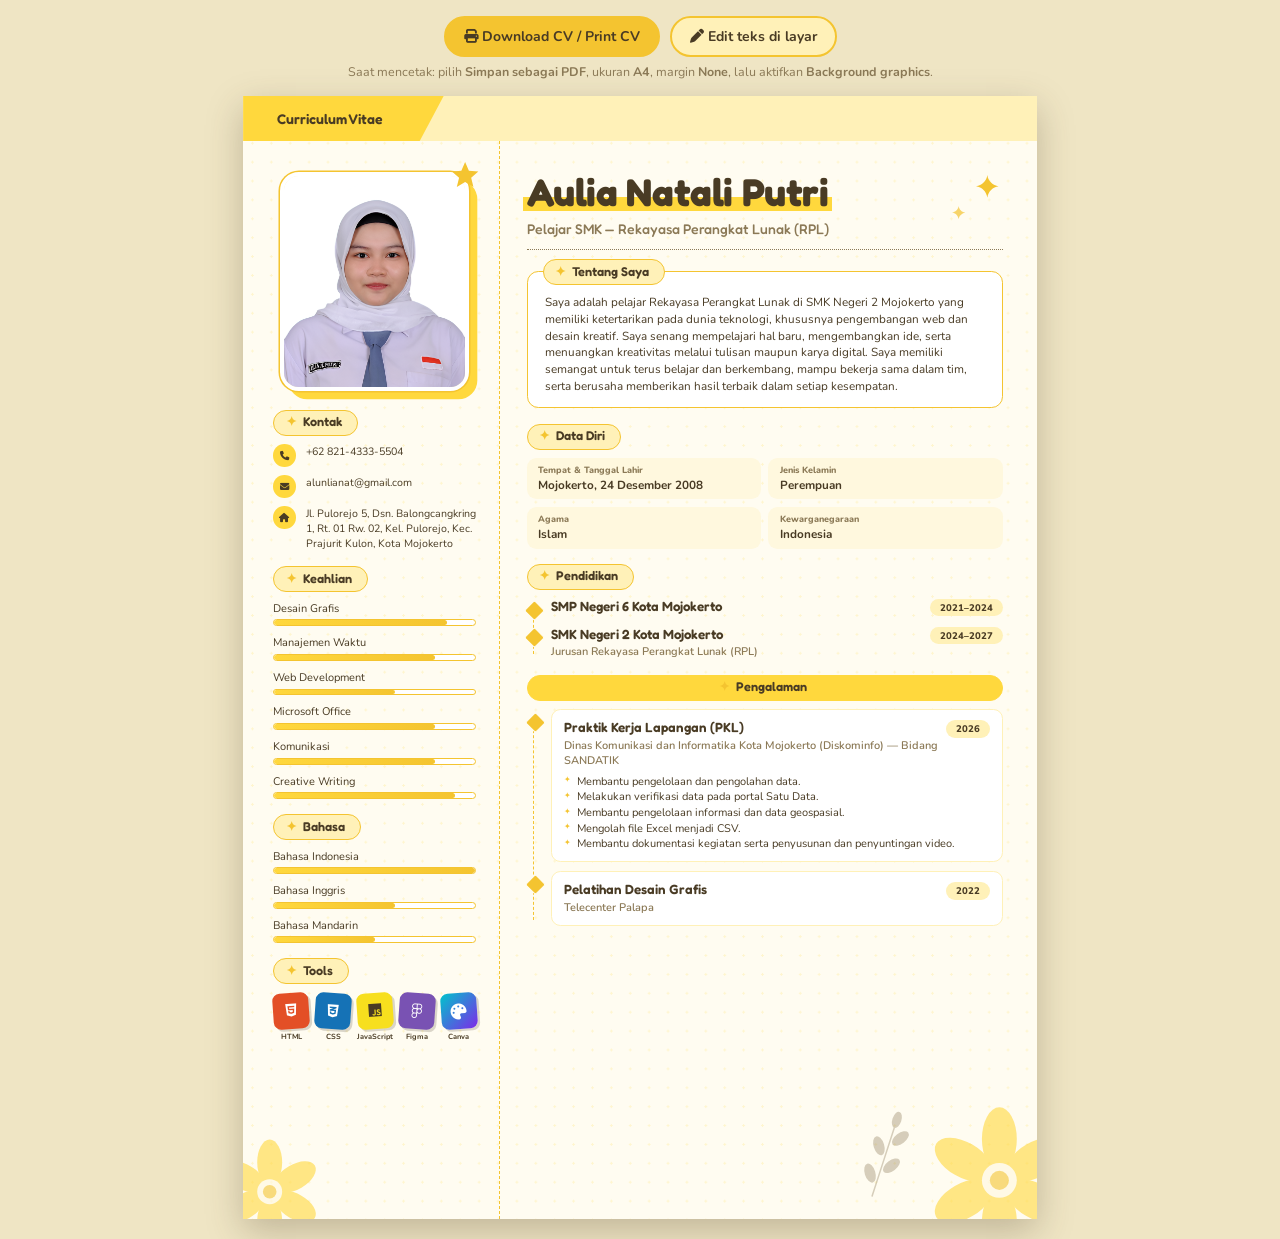
<file: cv.html>
<!DOCTYPE html>
<html lang="id">
<head>
  <meta charset="UTF-8">
  <meta name="viewport" content="width=device-width, initial-scale=1">
  <title>CV Aulia Natali Putri</title>

  <link rel="preconnect" href="https://fonts.googleapis.com">
  <link rel="preconnect" href="https://fonts.gstatic.com" crossorigin>
  <link href="https://fonts.googleapis.com/css2?family=Fredoka:wght@400;500;600;700&family=Nunito:wght@400;600;700;800&display=swap" rel="stylesheet">
  <link rel="stylesheet" href="https://cdnjs.cloudflare.com/ajax/libs/font-awesome/6.5.1/css/all.min.css">
  <link rel="stylesheet" href="cv.css">
</head>
<body>

  <svg width="0" height="0" style="position:absolute" aria-hidden="true">
    <symbol id="star" viewBox="0 0 24 24"><path fill="currentColor" d="M12 1.5l3 7 7.5.6-5.7 4.9 1.8 7.4L12 17.5 5.4 21.4l1.8-7.4L1.5 9.1 9 8.5z"/></symbol>
    <symbol id="sparkle" viewBox="0 0 24 24"><path fill="currentColor" d="M12 0c.8 6.2 5.8 11.2 12 12-6.2.8-11.2 5.8-12 12-.8-6.2-5.8-11.2-12-12C6.2 11.2 11.2 6.2 12 0z"/></symbol>
    <symbol id="flower" viewBox="0 0 100 100">
      <g fill="currentColor">
        <ellipse cx="50" cy="24" rx="11" ry="20"/>
        <ellipse cx="50" cy="24" rx="11" ry="20" transform="rotate(60 50 50)"/>
        <ellipse cx="50" cy="24" rx="11" ry="20" transform="rotate(120 50 50)"/>
        <ellipse cx="50" cy="24" rx="11" ry="20" transform="rotate(180 50 50)"/>
        <ellipse cx="50" cy="24" rx="11" ry="20" transform="rotate(240 50 50)"/>
        <ellipse cx="50" cy="24" rx="11" ry="20" transform="rotate(300 50 50)"/>
      </g>
      <circle cx="50" cy="50" r="11" fill="#FFF8DE"/><circle cx="50" cy="50" r="6" fill="#F4C430"/>
    </symbol>
    <symbol id="sprig" viewBox="0 0 60 120">
      <path d="M30 118C30 80 30 40 30 6" fill="none" stroke="currentColor" stroke-width="2" stroke-linecap="round"/>
      <g fill="currentColor">
        <ellipse cx="18" cy="90" rx="7" ry="13" transform="rotate(-35 18 90)"/>
        <ellipse cx="42" cy="72" rx="7" ry="13" transform="rotate(35 42 72)"/>
        <ellipse cx="18" cy="52" rx="7" ry="13" transform="rotate(-35 18 52)"/>
        <ellipse cx="42" cy="34" rx="7" ry="13" transform="rotate(35 42 34)"/>
        <ellipse cx="30" cy="12" rx="6" ry="11"/>
      </g>
    </symbol>
  </svg>

  <div class="toolbar no-print">
    <button id="btnPrint" type="button" class="btn primary"><i class="fa-solid fa-print"></i> Download CV / Print CV</button>
    <button id="btnEdit" type="button" class="btn" aria-pressed="false"><i class="fa-solid fa-pen"></i> Edit teks di layar</button>
  </div>
  <p class="hint no-print">Saat mencetak: pilih <b>Simpan sebagai PDF</b>, ukuran <b>A4</b>, margin <b>None</b>, lalu aktifkan <b>Background graphics</b>.</p>

  <div class="stage" id="stage">
    <main class="sheet" id="sheet">

      <svg class="deco d-flower-br" aria-hidden="true"><use href="#flower"/></svg>
      <svg class="deco d-flower-bl" aria-hidden="true"><use href="#flower"/></svg>
      <svg class="deco d-sprig" aria-hidden="true"><use href="#sprig"/></svg>
      <svg class="deco d-sparkle s1" aria-hidden="true"><use href="#sparkle"/></svg>
      <svg class="deco d-sparkle s2" aria-hidden="true"><use href="#sparkle"/></svg>

      <div class="tab-bar"><span>Curriculum Vitae</span></div>

      <div class="layout">

        <aside class="col-left">

          <figure class="photo" id="photoFrame">
            <img id="profilePhoto" src="profileku.png" alt="Foto profil Aulia Natali Putri">
            <span class="photo-fallback" aria-hidden="true">ANP</span>
            <svg class="photo-star" aria-hidden="true"><use href="#star"/></svg>
          </figure>

          <section class="block">
            <h2 class="pill">Kontak</h2>
            <ul class="contact">
              <li><span class="ico"><i class="fa-solid fa-phone"></i></span><span>+62 821-4333-5504</span></li>
              <li><span class="ico"><i class="fa-solid fa-envelope"></i></span><span>alunlianat@gmail.com</span></li>
              <li><span class="ico"><i class="fa-solid fa-house"></i></span><span>Jl. Pulorejo 5, Dsn. Balongcangkring 1, Rt. 01 Rw. 02, Kel. Pulorejo, Kec. Prajurit Kulon, Kota Mojokerto</span></li>
            </ul>
          </section>

          <section class="block">
            <h2 class="pill">Keahlian</h2>
            <ul class="meters">
              <li><span>Desain Grafis</span><i class="meter" style="--lv:4.3"></i></li>
              <li><span>Manajemen Waktu</span><i class="meter" style="--lv:4"></i></li>
              <li><span>Web Development</span><i class="meter" style="--lv:3"></i></li>
              <li><span>Microsoft Office</span><i class="meter" style="--lv:4"></i></li>
              <li><span>Komunikasi</span><i class="meter" style="--lv:4"></i></li>
              <li><span>Creative Writing</span><i class="meter" style="--lv:4.5"></i></li>
            </ul>
          </section>

          <section class="block">
            <h2 class="pill">Bahasa</h2>
            <ul class="meters">
              <li><span>Bahasa Indonesia</span><i class="meter" style="--lv:5"></i></li>
              <li><span>Bahasa Inggris</span><i class="meter" style="--lv:3"></i></li>
              <li><span>Bahasa Mandarin</span><i class="meter" style="--lv:2.5"></i></li>
            </ul>
          </section>

          
          <section class="block">
              <h2 class="pill">Tools</h2>
              <ul class="tools">
                  <li>
                      <span class="tile t-html">
                          <i class="fa-brands fa-html5"></i>
                      </span>
                      HTML
                  </li>

                  <li>
                      <span class="tile t-css">
                          <i class="fa-brands fa-css3-alt"></i>
                      </span>
                      CSS
                  </li>

                  <li>
                      <span class="tile t-js">
                          <i class="fa-brands fa-js"></i>
                      </span>
                      JavaScript
                  </li>

                  <li>
                      <span class="tile t-bs">
                          <i class="fa-brands fa-figma"></i>
                      </span>
                      Figma
                  </li>

                  <li>
                      <span class="tile t-canva">
                          <i class="fa-solid fa-palette"></i>
                      </span>
                      Canva
                  </li>
              </ul>
          </section>

        </aside>

        <div class="col-right">

          <header class="head">
            <h1><span>Aulia Natali Putri</span></h1>
            <p class="status">Pelajar SMK — Rekayasa Perangkat Lunak (RPL)</p>
          </header>

          <section class="box about">
            <h2 class="pill">Tentang Saya</h2>
            <p>Saya adalah pelajar Rekayasa Perangkat Lunak di SMK Negeri 2 Mojokerto yang memiliki ketertarikan pada dunia teknologi, khususnya pengembangan web dan desain kreatif. Saya senang mempelajari hal baru, mengembangkan ide, serta menuangkan kreativitas melalui tulisan maupun karya digital. Saya memiliki semangat untuk terus belajar dan berkembang, mampu bekerja sama dalam tim, serta berusaha memberikan hasil terbaik dalam setiap kesempatan.</p>
          </section>

          <section>
            <h2 class="pill">Data Diri</h2>
            <dl class="facts">
              <div><dt>Tempat &amp; Tanggal Lahir</dt><dd>Mojokerto, 24 Desember 2008</dd></div>
              <div><dt>Jenis Kelamin</dt><dd>Perempuan</dd></div>
              <div><dt>Agama</dt><dd>Islam</dd></div>
              <div><dt>Kewarganegaraan</dt><dd>Indonesia</dd></div>
            </dl>
          </section>

          <section>
            <h2 class="pill">Pendidikan</h2>
            <ul class="timeline">
              <li>
                <div class="row"><h3>SMP Negeri 6 Kota Mojokerto</h3><span class="chip">2021–2024</span></div>
              </li>
              <li>
                <div class="row"><h3>SMK Negeri 2 Kota Mojokerto</h3><span class="chip">2024–2027</span></div>
                <p class="sub">Jurusan Rekayasa Perangkat Lunak (RPL)</p>
              </li>
            </ul>
          </section>

          <section>
            <h2 class="pill wide">Pengalaman</h2>
            <ul class="timeline">
              <li class="card">
                <div class="row"><h3>Praktik Kerja Lapangan (PKL)</h3><span class="chip">2026</span></div>
                <p class="sub">Dinas Komunikasi dan Informatika Kota Mojokerto (Diskominfo) — Bidang SANDATIK</p>
                <ul class="bullets">
                  <li>Membantu pengelolaan dan pengolahan data.</li>
                  <li>Melakukan verifikasi data pada portal Satu Data.</li>
                  <li>Membantu pengelolaan informasi dan data geospasial.</li>
                  <li>Mengolah file Excel menjadi CSV.</li>
                  <li>Membantu dokumentasi kegiatan serta penyusunan dan penyuntingan video.</li>
                </ul>
              </li>
              <li class="card">
                <div class="row"><h3>Pelatihan Desain Grafis</h3><span class="chip">2022</span></div>
                <p class="sub">Telecenter Palapa</p>
              </li>
            </ul>
          </section>

        </div>
      </div>
    </main>
  </div>

  <script src="cv.js"></script>
</body>
</html>
</file>
<file: cv.css>
:root {
  --cream: #FFFCF1;
  --soft-cream: #FFF8DE;
  --butter: #FFF1B8;
  --yellow: #FFD83D;
  --gold: #F4C430;
  --brown: #493B24;
  --soft-brown: #8B7956;

  --font-display: "Fredoka", "Trebuchet MS", "Segoe UI", sans-serif;
  --font-body: "Nunito", "Segoe UI", Arial, sans-serif;

  --left-w: 68mm;      /* lebar kolom kiri */
  --gap: 4mm;          /* jarak antarblok */
  --fs: 8.8pt;         /* ukuran teks dasar */
}

/* ---------- Reset & Global ---------- */
* {
  box-sizing: border-box;
  margin: 0;
  padding: 0;
}

html {
  -webkit-print-color-adjust: exact;
  print-color-adjust: exact;
}

body {
  font-family: var(--font-body);
  color: var(--brown);
  background: #EFE5C4;
  min-height: 100vh;
  padding-bottom: 20px;
}

ul,
dl {
  list-style: none;
}

/* ---------- Toolbar (layar saja) ---------- */
.toolbar {
  display: flex;
  gap: 10px;
  justify-content: center;
  flex-wrap: wrap;
  padding: 16px 12px 6px;
}

.btn {
  font: 700 14px var(--font-body);
  color: var(--brown);
  background: var(--butter);
  border: 2px solid var(--gold);
  border-radius: 999px;
  padding: 9px 18px;
  cursor: pointer;
}

.btn.primary {
  background: var(--gold);
}

.btn:hover {
  background: var(--yellow);
}

.btn[aria-pressed="true"] {
  background: var(--brown);
  color: var(--cream);
  border-color: var(--brown);
}

.btn:focus-visible {
  outline: 3px solid var(--brown);
  outline-offset: 2px;
}

.hint {
  text-align: center;
  font-size: 12.5px;
  color: var(--soft-brown);
  padding: 0 14px 4px;
}

/* ---------- Lembar A4 ---------- */
.stage {
  width: 210mm;
  height: 297mm;
  margin: 12px auto 0;
}

.sheet {
  position: relative;
  width: 210mm;
  height: 297mm;
  overflow: hidden;
  transform-origin: top left;
  background: var(--cream);
  box-shadow: 0 12px 34px rgba(73, 59, 36, .28);
  font-size: var(--fs);
  line-height: 1.42;
}

.sheet::before {
  /* tekstur titik halus */
  content: "";
  position: absolute;
  inset: 0;
  pointer-events: none;
  background-image: radial-gradient(var(--butter) 1px, transparent 1.3px);
  background-size: 5mm 5mm;
  opacity: .6;
}

.sheet.editing {
  outline: .6mm dashed var(--gold);
  outline-offset: -1.5mm;
  cursor: text;
}

/* ---------- Dekorasi ---------- */
.deco {
  position: absolute;
  z-index: 0;
  pointer-events: none;
}

.d-flower-br {
  width: 42mm;
  height: 42mm;
  right: -11mm;
  bottom: -11mm;
  color: var(--yellow);
  opacity: .6;
}

.d-flower-bl {
  width: 30mm;
  height: 30mm;
  left: -8mm;
  bottom: -8mm;
  color: var(--yellow);
  opacity: .6;
}

.d-sprig {
  width: 12mm;
  height: 24mm;
  right: 34mm;
  bottom: 5mm;
  color: var(--soft-brown);
  opacity: .35;
  transform: rotate(18deg);
}

.d-sparkle {
  color: var(--gold);
}

.d-sparkle.s1 {
  width: 6mm;
  height: 6mm;
  right: 10mm;
  top: 21mm;
}

.d-sparkle.s2 {
  width: 3.5mm;
  height: 3.5mm;
  right: 19mm;
  top: 29mm;
  opacity: .7;
}

.tab-bar {
  position: absolute;
  z-index: 1;
  top: 0;
  left: 0;
  right: 0;
  height: 12mm;
  background: var(--butter);
}

.tab-bar span {
  display: inline-block;
  height: 100%;
  padding: 0 16mm 0 9mm;
  background: var(--yellow);
  clip-path: polygon(0 0, 100% 0, 88% 100%, 0 100%);
  font: 600 10.5pt/12mm var(--font-display);
}

/* ---------- Layout dua kolom ---------- */
.layout {
  position: absolute;
  z-index: 1;
  inset: 12mm 0 0 0;
  display: grid;
  grid-template-columns: var(--left-w) 1fr;
}

.col-left {
  padding: 8mm 6mm 6mm 8mm;
  border-right: .4mm dashed var(--gold);
  display: flex;
  flex-direction: column;
  gap: var(--gap);
}

.col-right {
  padding: 8mm 9mm 6mm 7mm;
  display: flex;
  flex-direction: column;
  gap: var(--gap);
}

/* ---------- Judul bagian ---------- */
.pill {
  display: inline-block;
  font: 600 9.5pt/1 var(--font-display);
  background: var(--butter);
  border: .3mm solid var(--gold);
  border-radius: 999px;
  padding: 1.5mm 4mm 1.5mm 3mm;
  margin-bottom: 2.2mm;
}

.pill::before {
  content: "✦";
  color: var(--gold);
  margin-right: 1.6mm;
}

.pill.wide {
  display: block;
  text-align: center;
  background: var(--yellow);
  border-color: var(--yellow);
}

/* ---------- Foto ---------- */
.photo {
  position: relative;
  width: 50mm;
  height: 58mm;
  margin: 0 auto 1mm;
  border: 1.2mm solid #fff;
  border-radius: 5mm;
  box-shadow: 0 0 0 .4mm var(--gold), 2.2mm 2.2mm 0 0 var(--yellow);
  background: var(--butter);
}

.photo img {
  width: 100%;
  height: 100%;
  object-fit: cover;
  border-radius: 3.8mm;
  display: block;
}

.photo-fallback {
  display: none;
  position: absolute;
  inset: 0;
  place-items: center;
  font: 600 22pt var(--font-display);
  color: var(--soft-brown);
}

.photo.no-photo img {
  display: none;
}

.photo.no-photo .photo-fallback {
  display: grid;
}

.photo-star {
  position: absolute;
  width: 8mm;
  height: 8mm;
  right: -4mm;
  top: -4mm;
  color: var(--gold);
}

/* ---------- Kontak ---------- */
.contact {
  display: flex;
  flex-direction: column;
  gap: 2.2mm;
  font-size: 8pt;
}

.contact li {
  display: flex;
  gap: 2.5mm;
  align-items: flex-start;
  overflow-wrap: anywhere;
}

.ico {
  flex: none;
  width: 6mm;
  height: 6mm;
  border-radius: 50%;
  background: var(--yellow);
  display: grid;
  place-items: center;
  font-size: 7pt;
}

/* ---------- Indikator keahlian & bahasa ---------- */
.meters {
  display: flex;
  flex-direction: column;
  gap: 2.4mm;
  font-size: 8.3pt;
}

.meter {
  display: block;
  height: 1.8mm;
  margin-top: .8mm;
  overflow: hidden;
  background: #fff;
  border: .25mm solid var(--gold);
  border-radius: 9mm;
}

.meter::after {
  content: "";
  display: block;
  height: 100%;
  width: calc(var(--lv, 3) * 20%);
  background: linear-gradient(90deg, var(--yellow), var(--gold));
  border-radius: inherit;
}

/* ---------- Tools ---------- */
.tools {
  display: grid;
  grid-template-columns: repeat(5, 1fr);
  gap: 1.6mm;
  text-align: center;
  font-size: 5.6pt;
  font-weight: 700;
}

.tile {
  display: grid;
  place-items: center;
  aspect-ratio: 1;
  margin-bottom: 1mm;
  border-radius: 2mm;
  color: #fff;
  font-size: 11pt;
  box-shadow: .6mm .6mm 0 rgba(73, 59, 36, .2);
}

.tile:nth-child(odd) {
  transform: rotate(-4deg);
}

.t-html {
  background: #E34F26;
}

.t-css {
  background: #1572B6;
}

.t-js {
  background: #F7DF1E;
  color: var(--brown);
}

.t-bs {
  background: #7952B3;
}

.t-canva {
  background: linear-gradient(135deg, #00C4CC, #7D2AE8);
  font: italic 700 12pt var(--font-display);
}

.tools li:nth-child(2) .tile,
.tools li:nth-child(4) .tile {
  transform: rotate(4deg);
}

/* ---------- Kepala nama ---------- */
.head h1 {
  font: 700 29pt/1.05 var(--font-display);
  letter-spacing: -.01em;
}

.head h1 span {
  background: linear-gradient(transparent 62%, var(--yellow) 62%, var(--yellow) 92%, transparent 92%);
  padding: 0 1mm;
  margin-left: -1mm;
}

.status {
  margin-top: 2.2mm;
  font: 500 10.5pt var(--font-display);
  color: var(--soft-brown);
  padding-bottom: 3mm;
  border-bottom: .4mm dotted var(--soft-brown);
}

/* ---------- Kotak Tentang Saya ---------- */
.box {
  position: relative;
  background: #fff;
  border: .35mm solid var(--gold);
  border-radius: 3mm;
  padding: 6mm 4.5mm 3.5mm;
  margin-top: 1.5mm;
}

.box .pill {
  position: absolute;
  top: -3.2mm;
  left: 4mm;
  margin: 0;
}

.box p {
  text-align: left;
}

/* ---------- Data diri ---------- */
.facts {
  display: grid;
  grid-template-columns: 1fr 1fr;
  gap: 2mm;
}

.facts div {
  background: var(--soft-cream);
  border-radius: 2.5mm;
  padding: 1.6mm 3mm;
}

.facts dt {
  font-size: 6.8pt;
  font-weight: 800;
  color: var(--soft-brown);
}

.facts dd {
  font-weight: 700;
}

/* ---------- Timeline ---------- */
.timeline {
  position: relative;
  padding-left: 6.5mm;
  display: flex;
  flex-direction: column;
  gap: 2.4mm;
}

.timeline::before {
  content: "";
  position: absolute;
  left: 1.7mm;
  top: 1.5mm;
  bottom: 1.5mm;
  border-left: .4mm dashed var(--gold);
}

.timeline > li {
  position: relative;
}

.timeline > li::before {
  content: "";
  position: absolute;
  left: -6.5mm;
  top: 1.2mm;
  width: 3.4mm;
  height: 3.4mm;
  background: var(--gold);
  border: .5mm solid var(--cream);
  border-radius: .6mm;
  transform: rotate(45deg);
}

.row {
  display: flex;
  justify-content: space-between;
  align-items: baseline;
  gap: 3mm;
}

.row h3 {
  font: 600 10pt/1.25 var(--font-display);
}

.chip {
  flex: none;
  font-size: 7.2pt;
  font-weight: 800;
  background: var(--butter);
  border-radius: 999px;
  padding: .5mm 2.6mm;
}

.sub {
  color: var(--soft-brown);
  font-weight: 600;
  font-size: 8.3pt;
}

.card {
  background: #fff;
  border: .3mm solid var(--butter);
  border-radius: 2.5mm;
  padding: 2.4mm 3.2mm;
}

.bullets {
  margin-top: 1.2mm;
  font-size: 8.3pt;
}

.bullets li {
  position: relative;
  padding-left: 3.4mm;
}

.bullets li::before {
  content: "✦";
  position: absolute;
  left: 0;
  top: .2mm;
  font-size: 6pt;
  color: var(--gold);
}

/* ---------- Responsif (JS menskalakan lembar; ini cadangan) ---------- */
@media (max-width: 820px) {
  .hint {
    font-size: 11.5px;
  }
}

/* ---------- Cetak / simpan PDF ---------- */
@page {
  size: A4;
  margin: 0;
}

@media print {
  html,
  body {
    width: 210mm;
    height: 296.5mm;
    background: none !important;
    padding: 0;
    overflow: hidden;
  }

  * {
    -webkit-print-color-adjust: exact;
    print-color-adjust: exact;
  }

  .no-print {
    display: none !important;
  }

  .stage {
    width: 210mm !important;
    height: 296.5mm !important;
    margin: 0 !important;
  }

  .sheet {
    transform: none !important;
    height: 296.5mm;
    box-shadow: none !important;
    outline: none !important;
  }
}
</file>
